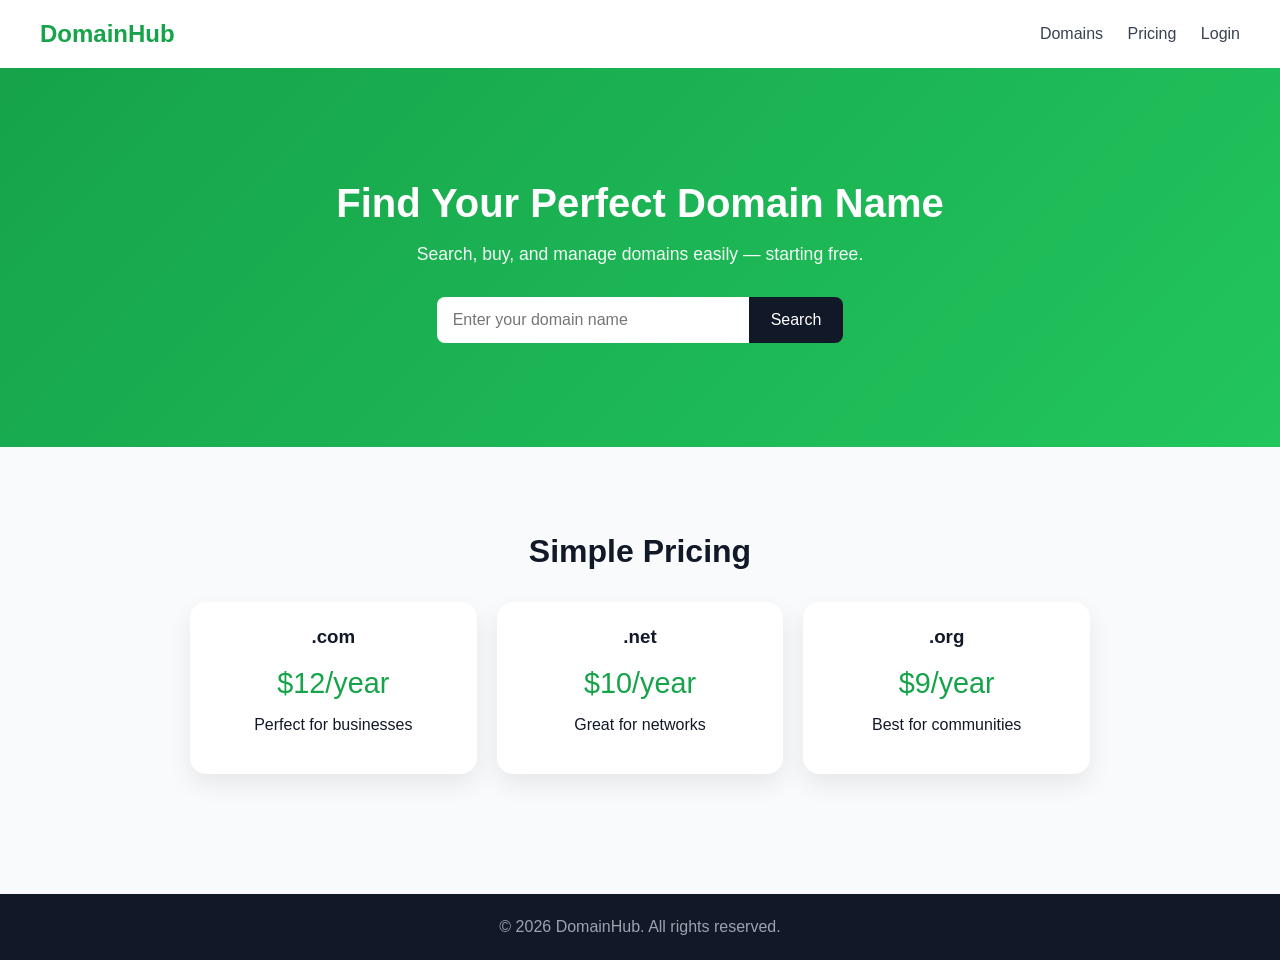
<file: go_daddy_style_homepage_zero_budget_mvp.html>
<!DOCTYPE html>
<html lang="en">
<head>
  <meta charset="UTF-8" />
  <meta name="viewport" content="width=device-width, initial-scale=1.0" />
  <title>DomainHub – Find Your Perfect Domain</title>
  <style>
    body {
      margin: 0;
      font-family: Arial, Helvetica, sans-serif;
      background: #f9fafb;
      color: #111827;
    }
    header {
      padding: 20px 40px;
      display: flex;
      justify-content: space-between;
      align-items: center;
      background: #ffffff;
      box-shadow: 0 2px 10px rgba(0,0,0,0.05);
    }
    .logo {
      font-size: 1.5rem;
      font-weight: bold;
      color: #16a34a;
    }
    nav a {
      margin-left: 20px;
      text-decoration: none;
      color: #374151;
      font-weight: 500;
    }
    .hero {
      padding: 80px 20px;
      text-align: center;
      background: linear-gradient(135deg, #16a34a, #22c55e);
      color: #ffffff;
    }
    .hero h1 {
      font-size: 2.5rem;
      margin-bottom: 12px;
    }
    .hero p {
      font-size: 1.1rem;
      opacity: 0.95;
    }
    .search-box {
      margin-top: 32px;
      display: flex;
      justify-content: center;
      flex-wrap: wrap;
    }
    .search-box input {
      padding: 14px 16px;
      width: 280px;
      max-width: 80%;
      border: none;
      border-radius: 8px 0 0 8px;
      font-size: 1rem;
      outline: none;
    }
    .search-box button {
      padding: 14px 22px;
      border: none;
      background: #111827;
      color: #ffffff;
      font-size: 1rem;
      border-radius: 0 8px 8px 0;
      cursor: pointer;
    }
    .results {
      margin-top: 24px;
      font-size: 1rem;
    }
    section.pricing {
      padding: 60px 20px;
      text-align: center;
    }
    .pricing h2 {
      font-size: 2rem;
      margin-bottom: 32px;
    }
    .plans {
      display: grid;
      grid-template-columns: repeat(auto-fit, minmax(220px, 1fr));
      gap: 20px;
      max-width: 900px;
      margin: auto;
    }
    .plan {
      background: #ffffff;
      padding: 24px;
      border-radius: 16px;
      box-shadow: 0 10px 25px rgba(0,0,0,0.08);
    }
    .plan h3 {
      margin-top: 0;
    }
    .price {
      font-size: 1.8rem;
      color: #16a34a;
      margin: 12px 0;
    }
    footer {
      background: #111827;
      color: #9ca3af;
      text-align: center;
      padding: 24px;
      margin-top: 60px;
    }
  </style>
</head>
<body>

<header>
  <div class="logo">DomainHub</div>
  <nav>
    <a href="#">Domains</a>
    <a href="#">Pricing</a>
    <a href="#">Login</a>
  </nav>
</header>

<section class="hero">
  <h1>Find Your Perfect Domain Name</h1>
  <p>Search, buy, and manage domains easily — starting free.</p>

  <div class="search-box">
    <input type="text" id="domainInput" placeholder="Enter your domain name" />
    <button onclick="searchDomain()">Search</button>
  </div>

  <div class="results" id="results"></div>
</section>

<section class="pricing">
  <h2>Simple Pricing</h2>
  <div class="plans">
    <div class="plan">
      <h3>.com</h3>
      <div class="price">$12/year</div>
      <p>Perfect for businesses</p>
    </div>
    <div class="plan">
      <h3>.net</h3>
      <div class="price">$10/year</div>
      <p>Great for networks</p>
    </div>
    <div class="plan">
      <h3>.org</h3>
      <div class="price">$9/year</div>
      <p>Best for communities</p>
    </div>
  </div>
</section>

<footer>
  © 2026 DomainHub. All rights reserved.
</footer>

<script>
  function searchDomain() {
    const name = document.getElementById('domainInput').value.trim();
    const results = document.getElementById('results');

    if (!name) {
      results.textContent = 'Please enter a domain name.';
      return;
    }

    results.innerHTML = `
      <p><strong>${name}.com</strong> – Available ✅</p>
      <p><strong>${name}.net</strong> – Taken ❌</p>
      <p><strong>${name}.org</strong> – Available ✅</p>
    `;
  }
</script>

</body>
</html>
</file>
